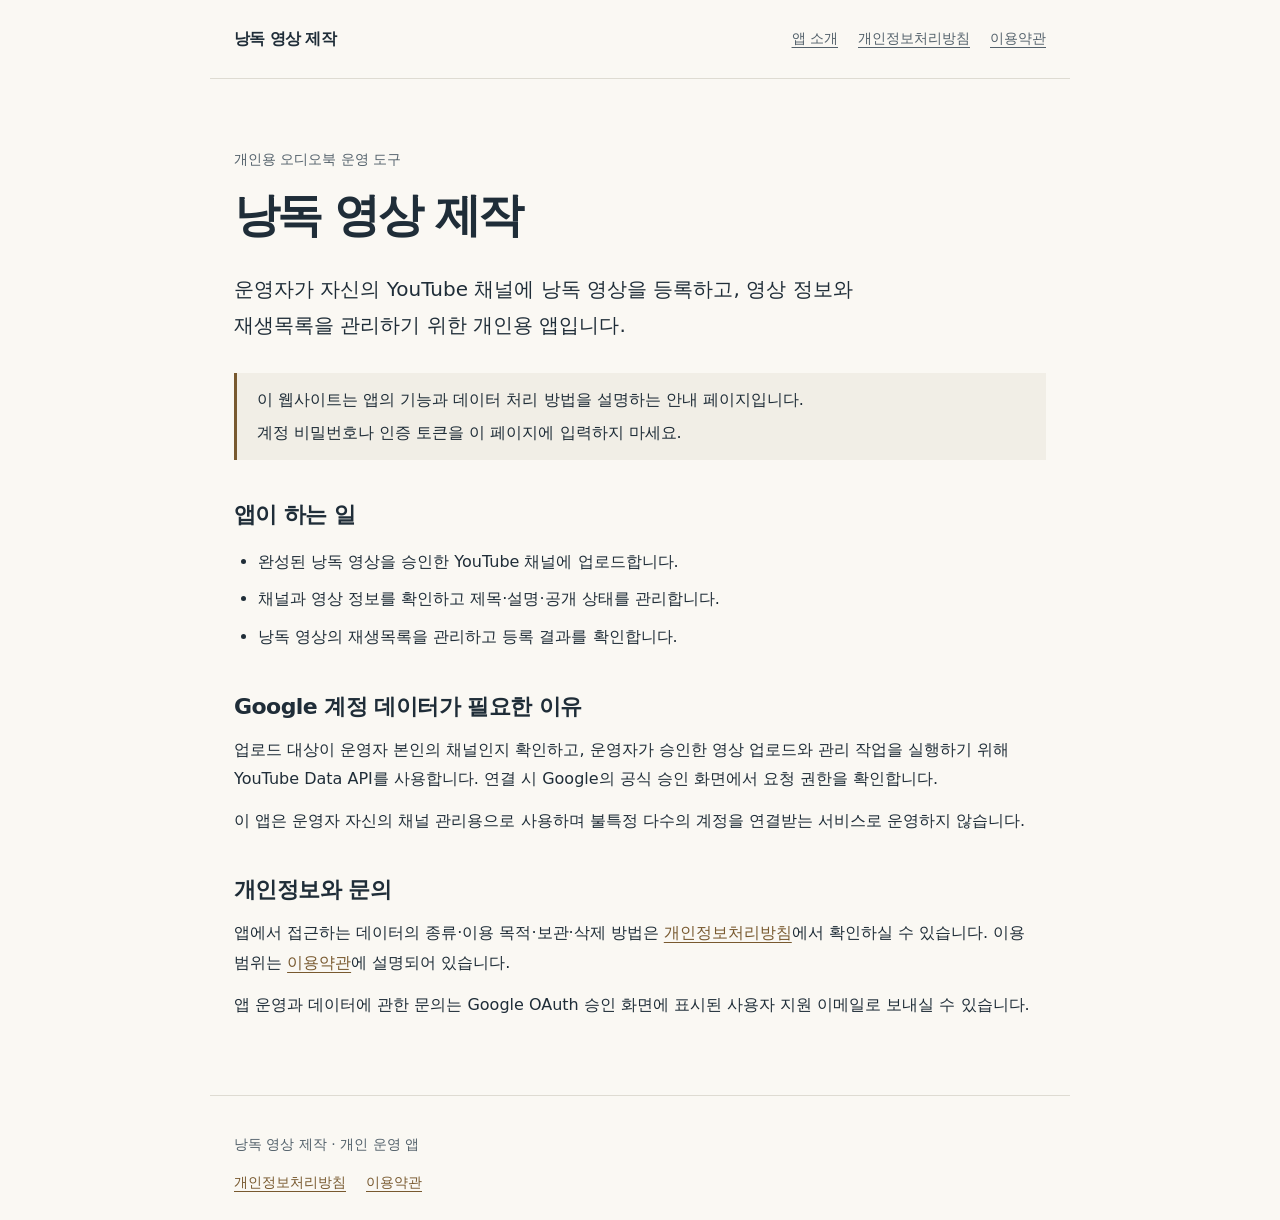
<file: index.html>
<!doctype html>
<html lang="ko">
<head>
<meta charset="utf-8">
<meta name="viewport" content="width=device-width,initial-scale=1">
<meta name="description" content="본인 YouTube 채널의 낭독 영상 업로드와 재생목록 관리를 위한 개인용 앱 안내.">
<title>앱 소개 | 낭독 영상 제작</title>
<link rel="stylesheet" href="style.css">
<meta name="google-site-verification" content="pe26RzQ4Vo51T9Mcd-Mt-TV8bJbAYxgqtARVMmQ4sxY" />
</head>
<body>
<header><a class="brand" href="index.html">낭독 영상 제작</a><nav class="nav" aria-label="주요 메뉴"><a href="index.html">앱 소개</a><a href="privacy.html">개인정보처리방침</a><a href="terms.html">이용약관</a></nav></header>
<main>
<p class="eyebrow">개인용 오디오북 운영 도구</p>
<h1>낭독 영상 제작</h1>
<p class="lead">운영자가 자신의 YouTube 채널에 낭독 영상을 등록하고, 영상 정보와 재생목록을 관리하기 위한 개인용 앱입니다.</p>
<div class="notice"><p>이 웹사이트는 앱의 기능과 데이터 처리 방법을 설명하는 안내 페이지입니다.</p><p>계정 비밀번호나 인증 토큰을 이 페이지에 입력하지 마세요.</p></div>
<section><h2>앱이 하는 일</h2><ul><li>완성된 낭독 영상을 승인한 YouTube 채널에 업로드합니다.</li><li>채널과 영상 정보를 확인하고 제목·설명·공개 상태를 관리합니다.</li><li>낭독 영상의 재생목록을 관리하고 등록 결과를 확인합니다.</li></ul></section>
<section><h2>Google 계정 데이터가 필요한 이유</h2><p>업로드 대상이 운영자 본인의 채널인지 확인하고, 운영자가 승인한 영상 업로드와 관리 작업을 실행하기 위해 YouTube Data API를 사용합니다. 연결 시 Google의 공식 승인 화면에서 요청 권한을 확인합니다.</p><p>이 앱은 운영자 자신의 채널 관리용으로 사용하며 불특정 다수의 계정을 연결받는 서비스로 운영하지 않습니다.</p></section>
<section><h2>개인정보와 문의</h2><p>앱에서 접근하는 데이터의 종류·이용 목적·보관·삭제 방법은 <a href="privacy.html">개인정보처리방침</a>에서 확인하실 수 있습니다. 이용 범위는 <a href="terms.html">이용약관</a>에 설명되어 있습니다.</p><p>앱 운영과 데이터에 관한 문의는 Google OAuth 승인 화면에 표시된 사용자 지원 이메일로 보내실 수 있습니다.</p></section>
</main>
<footer><p>낭독 영상 제작 · 개인 운영 앱</p><div class="footer-links"><a href="privacy.html">개인정보처리방침</a><a href="terms.html">이용약관</a></div></footer>
</body></html>
</file>
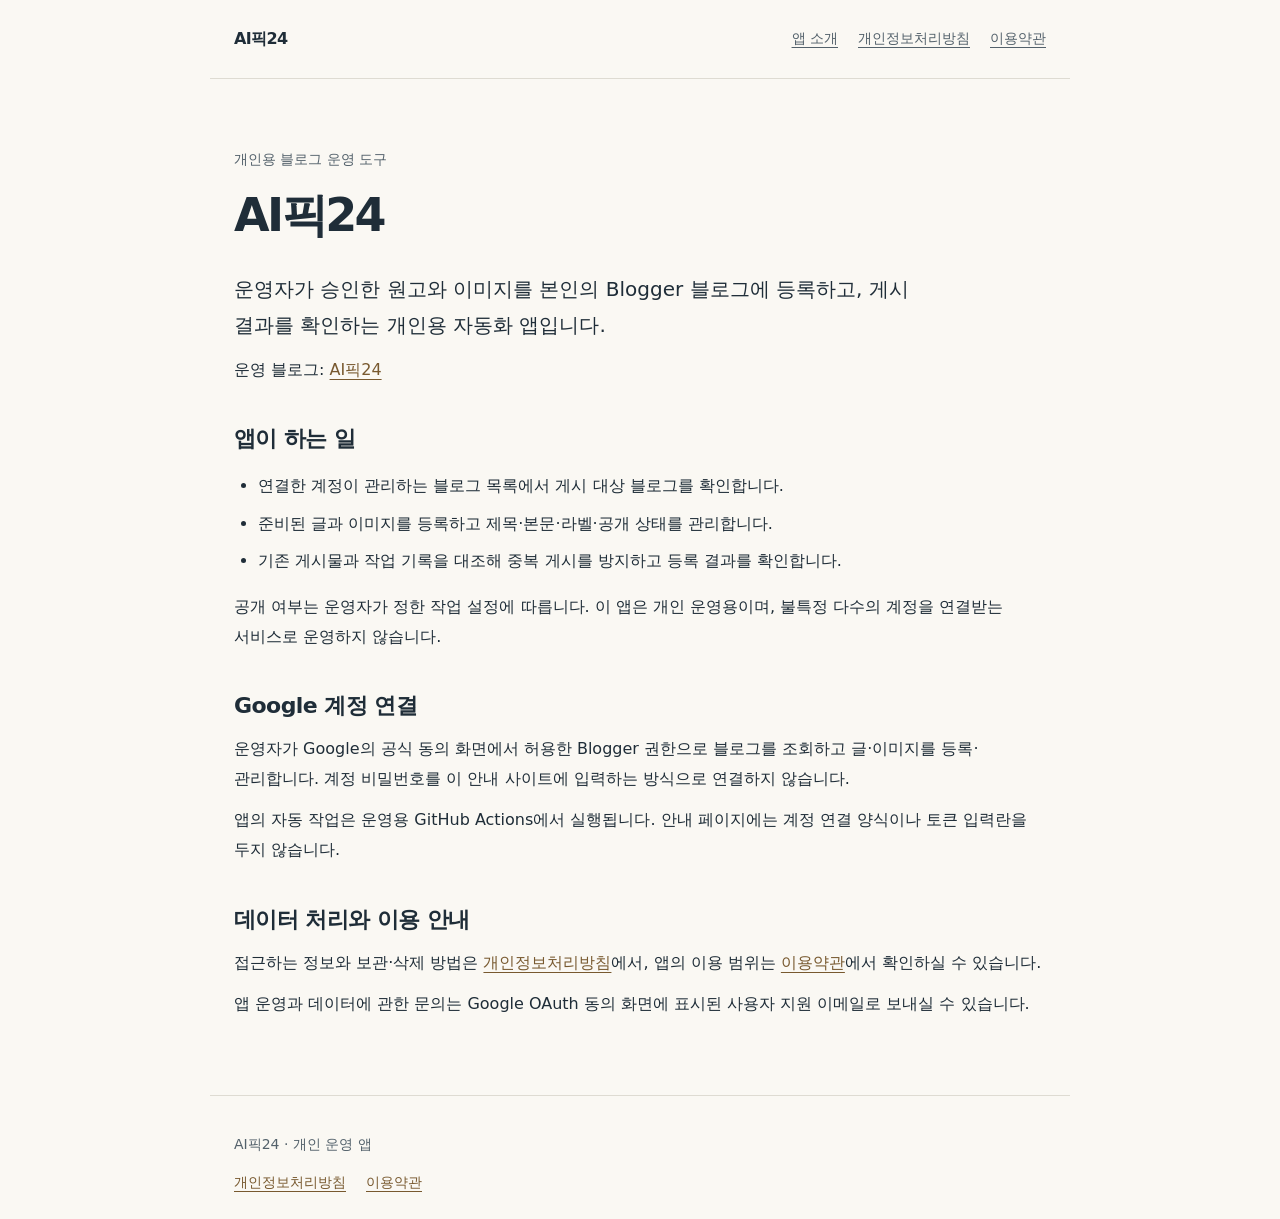
<file: aipick24/index.html>
<!doctype html>
<html lang="ko">
<head>
<meta charset="utf-8">
<meta name="viewport" content="width=device-width,initial-scale=1">
<meta name="description" content="AI픽24 Blogger 블로그의 글·이미지 등록과 게시 상태 관리를 위한 개인용 앱 안내.">
<title>앱 소개 | AI픽24</title>
<link rel="stylesheet" href="../style.css">
</head>
<body>
<header><a class="brand" href="./">AI픽24</a><nav class="nav" aria-label="주요 메뉴"><a href="./">앱 소개</a><a href="privacy.html">개인정보처리방침</a><a href="terms.html">이용약관</a></nav></header>
<main>
<p class="eyebrow">개인용 블로그 운영 도구</p>
<h1>AI픽24</h1>
<p class="lead">운영자가 승인한 원고와 이미지를 본인의 Blogger 블로그에 등록하고, 게시 결과를 확인하는 개인용 자동화 앱입니다.</p>
<p>운영 블로그: <a href="https://aipick24.blogspot.com/">AI픽24</a></p>
<section><h2>앱이 하는 일</h2><ul><li>연결한 계정이 관리하는 블로그 목록에서 게시 대상 블로그를 확인합니다.</li><li>준비된 글과 이미지를 등록하고 제목·본문·라벨·공개 상태를 관리합니다.</li><li>기존 게시물과 작업 기록을 대조해 중복 게시를 방지하고 등록 결과를 확인합니다.</li></ul><p>공개 여부는 운영자가 정한 작업 설정에 따릅니다. 이 앱은 개인 운영용이며, 불특정 다수의 계정을 연결받는 서비스로 운영하지 않습니다.</p></section>
<section><h2>Google 계정 연결</h2><p>운영자가 Google의 공식 동의 화면에서 허용한 Blogger 권한으로 블로그를 조회하고 글·이미지를 등록·관리합니다. 계정 비밀번호를 이 안내 사이트에 입력하는 방식으로 연결하지 않습니다.</p><p>앱의 자동 작업은 운영용 GitHub Actions에서 실행됩니다. 안내 페이지에는 계정 연결 양식이나 토큰 입력란을 두지 않습니다.</p></section>
<section><h2>데이터 처리와 이용 안내</h2><p>접근하는 정보와 보관·삭제 방법은 <a href="privacy.html">개인정보처리방침</a>에서, 앱의 이용 범위는 <a href="terms.html">이용약관</a>에서 확인하실 수 있습니다.</p><p>앱 운영과 데이터에 관한 문의는 Google OAuth 동의 화면에 표시된 사용자 지원 이메일로 보내실 수 있습니다.</p></section>
</main>
<footer><p>AI픽24 · 개인 운영 앱</p><div class="footer-links"><a href="privacy.html">개인정보처리방침</a><a href="terms.html">이용약관</a></div></footer>
</body>
</html>
</file>
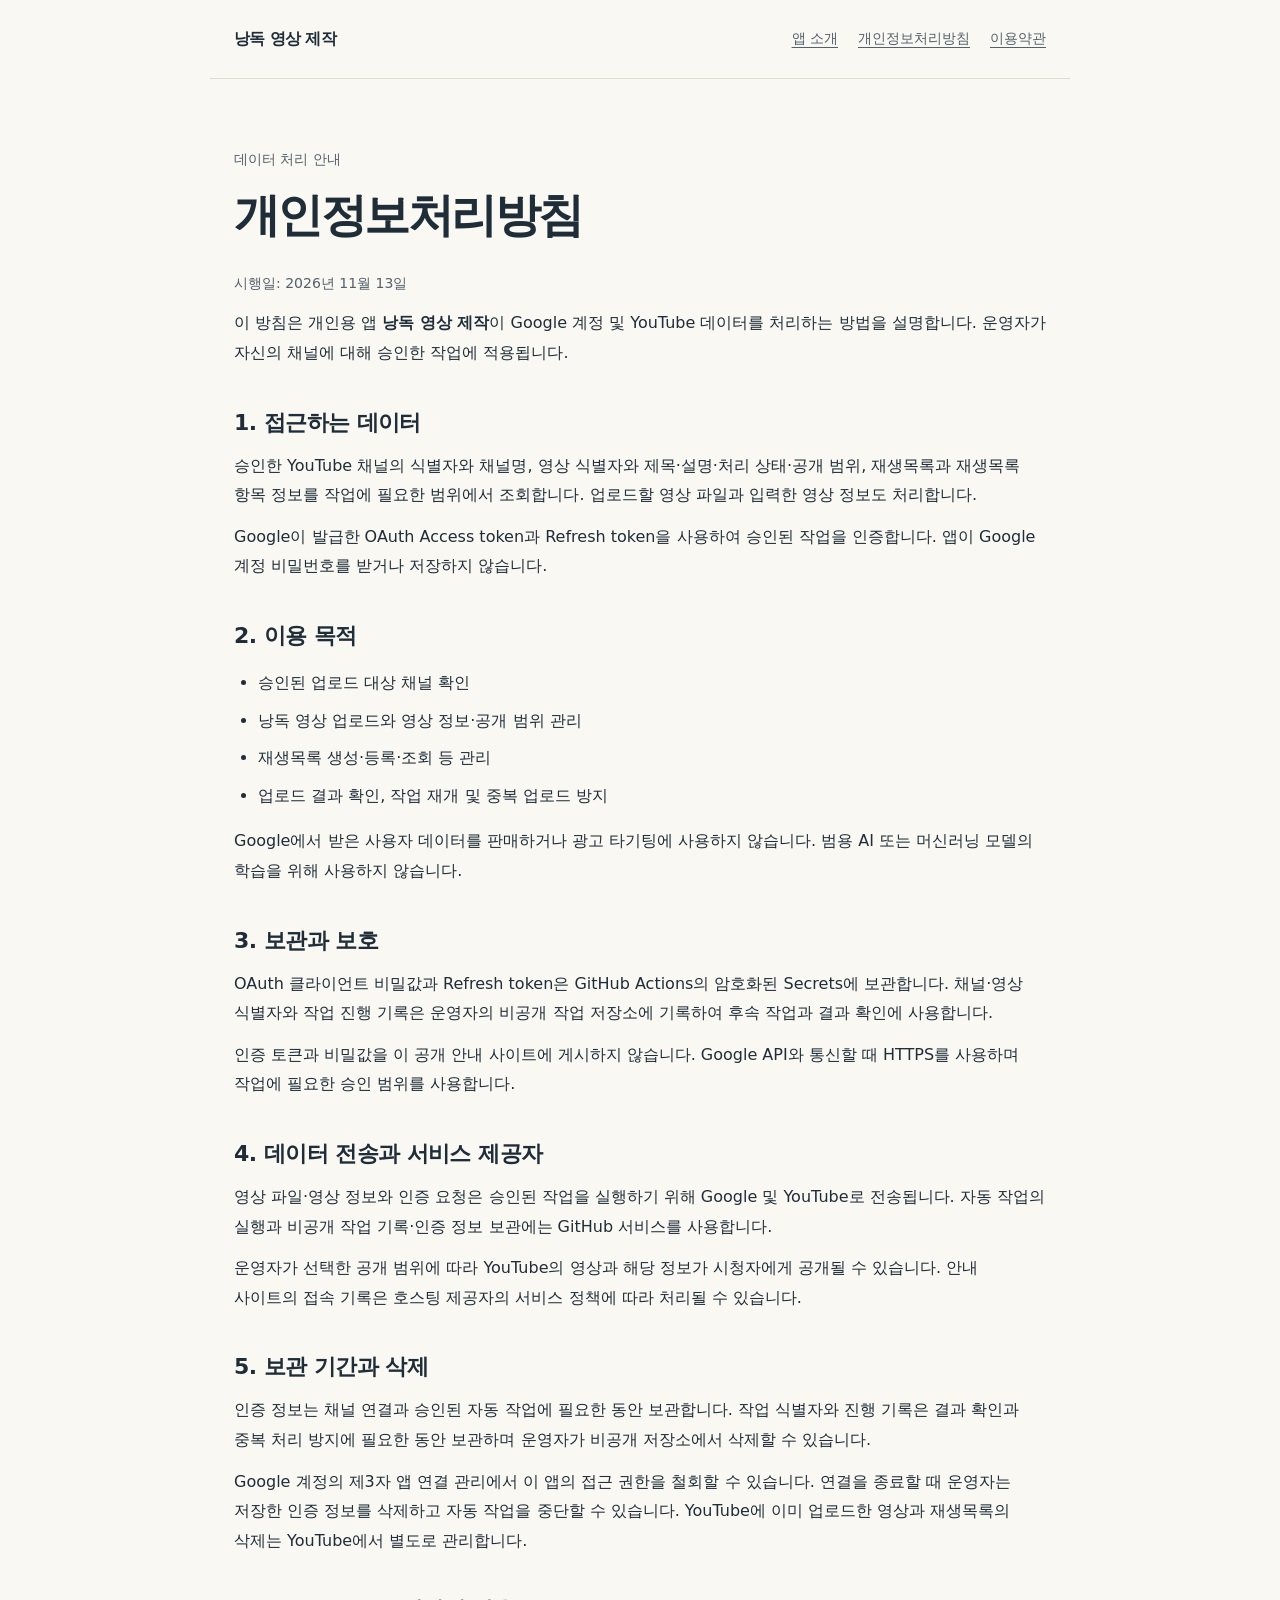
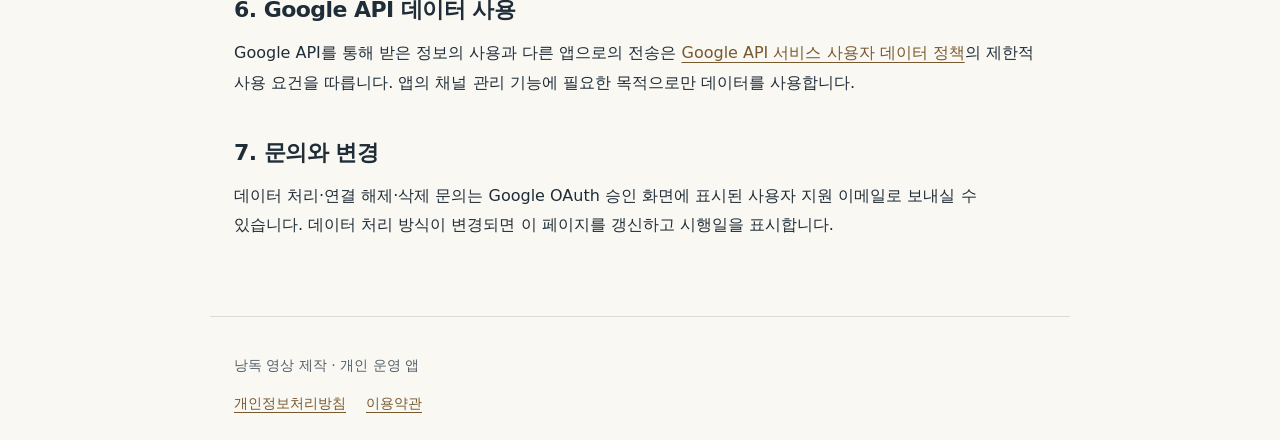
<file: privacy.html>
<!doctype html>
<html lang="ko">
<head>
<meta charset="utf-8">
<meta name="viewport" content="width=device-width,initial-scale=1">
<meta name="description" content="낭독 영상 제작 앱의 Google 및 YouTube 데이터 접근, 사용, 보관과 삭제에 관한 안내.">
<title>개인정보처리방침 | 낭독 영상 제작</title>
<link rel="stylesheet" href="style.css">
</head>
<body>
<header><a class="brand" href="index.html">낭독 영상 제작</a><nav class="nav" aria-label="주요 메뉴"><a href="index.html">앱 소개</a><a href="privacy.html">개인정보처리방침</a><a href="terms.html">이용약관</a></nav></header>
<main>
<p class="eyebrow">데이터 처리 안내</p><h1>개인정보처리방침</h1><p class="updated">시행일: 2026년 11월 13일</p>
<p>이 방침은 개인용 앱 <strong>낭독 영상 제작</strong>이 Google 계정 및 YouTube 데이터를 처리하는 방법을 설명합니다. 운영자가 자신의 채널에 대해 승인한 작업에 적용됩니다.</p>
<section><h2>1. 접근하는 데이터</h2><p>승인한 YouTube 채널의 식별자와 채널명, 영상 식별자와 제목·설명·처리 상태·공개 범위, 재생목록과 재생목록 항목 정보를 작업에 필요한 범위에서 조회합니다. 업로드할 영상 파일과 입력한 영상 정보도 처리합니다.</p><p>Google이 발급한 OAuth Access token과 Refresh token을 사용하여 승인된 작업을 인증합니다. 앱이 Google 계정 비밀번호를 받거나 저장하지 않습니다.</p></section>
<section><h2>2. 이용 목적</h2><ul><li>승인된 업로드 대상 채널 확인</li><li>낭독 영상 업로드와 영상 정보·공개 범위 관리</li><li>재생목록 생성·등록·조회 등 관리</li><li>업로드 결과 확인, 작업 재개 및 중복 업로드 방지</li></ul><p>Google에서 받은 사용자 데이터를 판매하거나 광고 타기팅에 사용하지 않습니다. 범용 AI 또는 머신러닝 모델의 학습을 위해 사용하지 않습니다.</p></section>
<section><h2>3. 보관과 보호</h2><p>OAuth 클라이언트 비밀값과 Refresh token은 GitHub Actions의 암호화된 Secrets에 보관합니다. 채널·영상 식별자와 작업 진행 기록은 운영자의 비공개 작업 저장소에 기록하여 후속 작업과 결과 확인에 사용합니다.</p><p>인증 토큰과 비밀값을 이 공개 안내 사이트에 게시하지 않습니다. Google API와 통신할 때 HTTPS를 사용하며 작업에 필요한 승인 범위를 사용합니다.</p></section>
<section><h2>4. 데이터 전송과 서비스 제공자</h2><p>영상 파일·영상 정보와 인증 요청은 승인된 작업을 실행하기 위해 Google 및 YouTube로 전송됩니다. 자동 작업의 실행과 비공개 작업 기록·인증 정보 보관에는 GitHub 서비스를 사용합니다.</p><p>운영자가 선택한 공개 범위에 따라 YouTube의 영상과 해당 정보가 시청자에게 공개될 수 있습니다. 안내 사이트의 접속 기록은 호스팅 제공자의 서비스 정책에 따라 처리될 수 있습니다.</p></section>
<section><h2>5. 보관 기간과 삭제</h2><p>인증 정보는 채널 연결과 승인된 자동 작업에 필요한 동안 보관합니다. 작업 식별자와 진행 기록은 결과 확인과 중복 처리 방지에 필요한 동안 보관하며 운영자가 비공개 저장소에서 삭제할 수 있습니다.</p><p>Google 계정의 제3자 앱 연결 관리에서 이 앱의 접근 권한을 철회할 수 있습니다. 연결을 종료할 때 운영자는 저장한 인증 정보를 삭제하고 자동 작업을 중단할 수 있습니다. YouTube에 이미 업로드한 영상과 재생목록의 삭제는 YouTube에서 별도로 관리합니다.</p></section>
<section><h2>6. Google API 데이터 사용</h2><p>Google API를 통해 받은 정보의 사용과 다른 앱으로의 전송은 <a href="https://developers.google.com/terms/api-services-user-data-policy" rel="noopener">Google API 서비스 사용자 데이터 정책</a>의 제한적 사용 요건을 따릅니다. 앱의 채널 관리 기능에 필요한 목적으로만 데이터를 사용합니다.</p></section>
<section><h2>7. 문의와 변경</h2><p>데이터 처리·연결 해제·삭제 문의는 Google OAuth 승인 화면에 표시된 사용자 지원 이메일로 보내실 수 있습니다. 데이터 처리 방식이 변경되면 이 페이지를 갱신하고 시행일을 표시합니다.</p></section>
</main>
<footer><p>낭독 영상 제작 · 개인 운영 앱</p><div class="footer-links"><a href="privacy.html">개인정보처리방침</a><a href="terms.html">이용약관</a></div></footer>
</body></html>
</file>
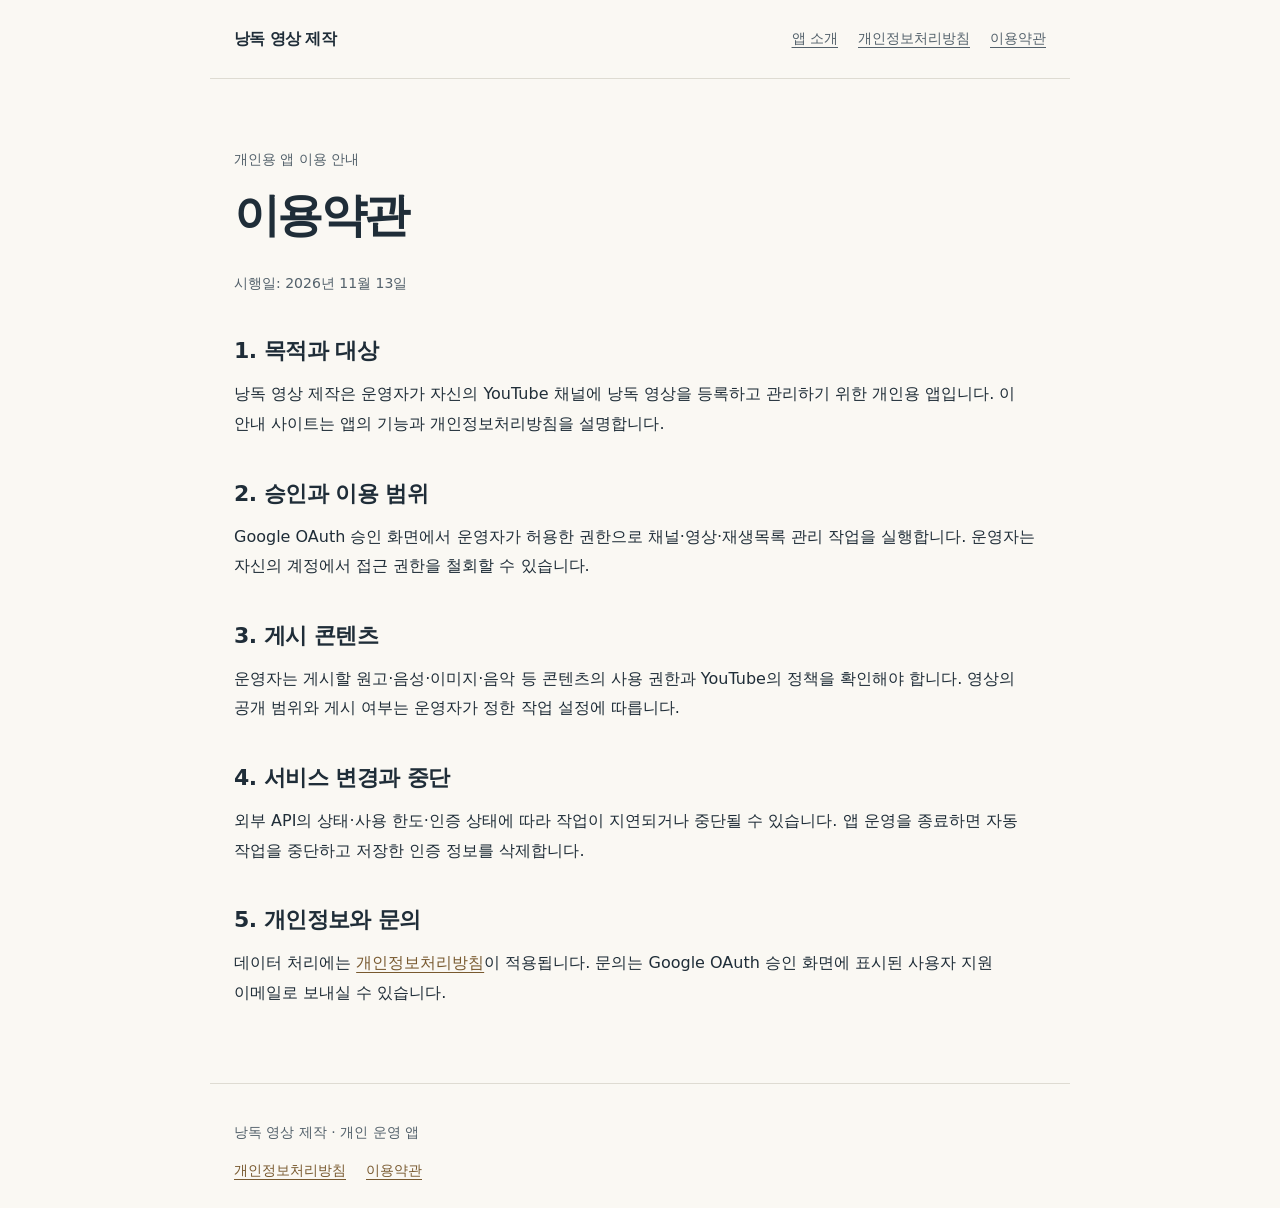
<file: terms.html>
<!doctype html>
<html lang="ko">
<head>
<meta charset="utf-8">
<meta name="viewport" content="width=device-width,initial-scale=1">
<meta name="description" content="개인용 낭독 영상 제작 앱의 이용 목적과 승인 범위에 관한 안내.">
<title>이용약관 | 낭독 영상 제작</title>
<link rel="stylesheet" href="style.css">
</head>
<body>
<header><a class="brand" href="index.html">낭독 영상 제작</a><nav class="nav" aria-label="주요 메뉴"><a href="index.html">앱 소개</a><a href="privacy.html">개인정보처리방침</a><a href="terms.html">이용약관</a></nav></header>
<main>
<p class="eyebrow">개인용 앱 이용 안내</p><h1>이용약관</h1><p class="updated">시행일: 2026년 11월 13일</p>
<section><h2>1. 목적과 대상</h2><p>낭독 영상 제작은 운영자가 자신의 YouTube 채널에 낭독 영상을 등록하고 관리하기 위한 개인용 앱입니다. 이 안내 사이트는 앱의 기능과 개인정보처리방침을 설명합니다.</p></section>
<section><h2>2. 승인과 이용 범위</h2><p>Google OAuth 승인 화면에서 운영자가 허용한 권한으로 채널·영상·재생목록 관리 작업을 실행합니다. 운영자는 자신의 계정에서 접근 권한을 철회할 수 있습니다.</p></section>
<section><h2>3. 게시 콘텐츠</h2><p>운영자는 게시할 원고·음성·이미지·음악 등 콘텐츠의 사용 권한과 YouTube의 정책을 확인해야 합니다. 영상의 공개 범위와 게시 여부는 운영자가 정한 작업 설정에 따릅니다.</p></section>
<section><h2>4. 서비스 변경과 중단</h2><p>외부 API의 상태·사용 한도·인증 상태에 따라 작업이 지연되거나 중단될 수 있습니다. 앱 운영을 종료하면 자동 작업을 중단하고 저장한 인증 정보를 삭제합니다.</p></section>
<section><h2>5. 개인정보와 문의</h2><p>데이터 처리에는 <a href="privacy.html">개인정보처리방침</a>이 적용됩니다. 문의는 Google OAuth 승인 화면에 표시된 사용자 지원 이메일로 보내실 수 있습니다.</p></section>
</main>
<footer><p>낭독 영상 제작 · 개인 운영 앱</p><div class="footer-links"><a href="privacy.html">개인정보처리방침</a><a href="terms.html">이용약관</a></div></footer>
</body></html>
</file>
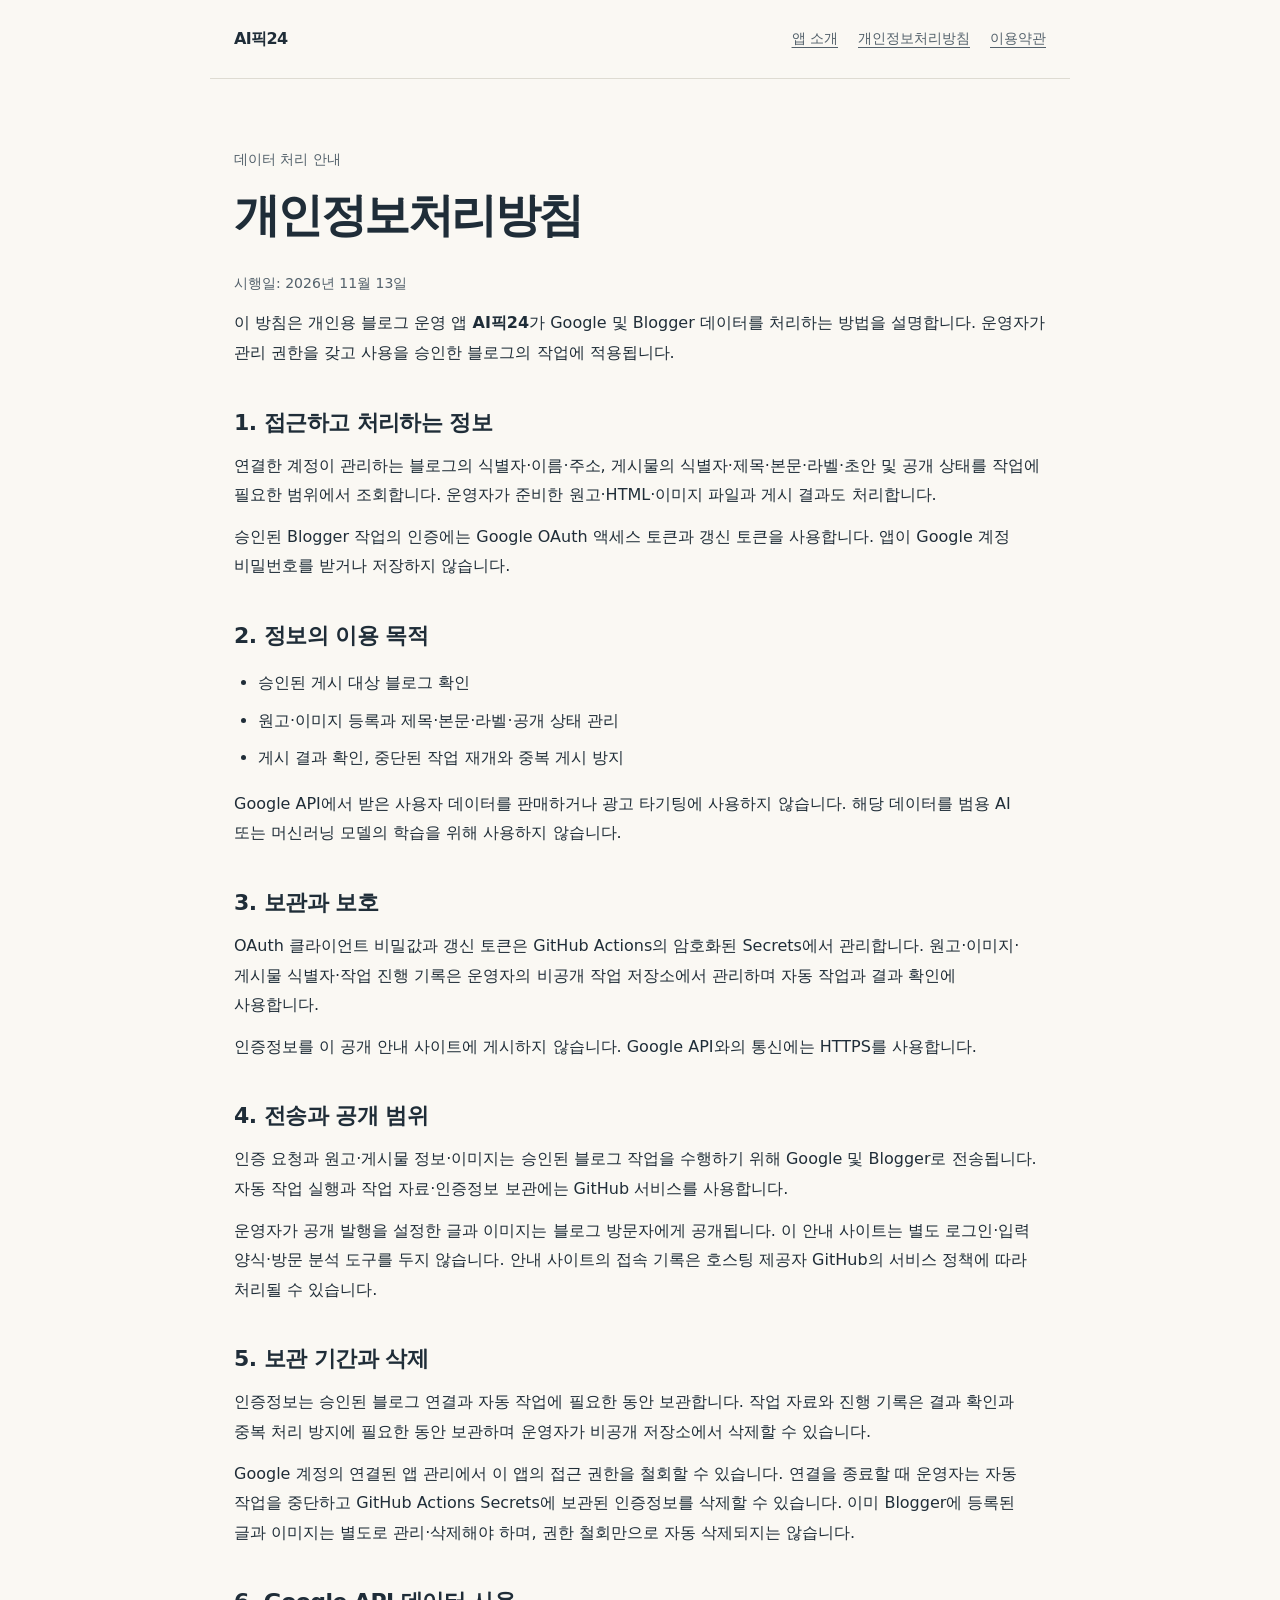
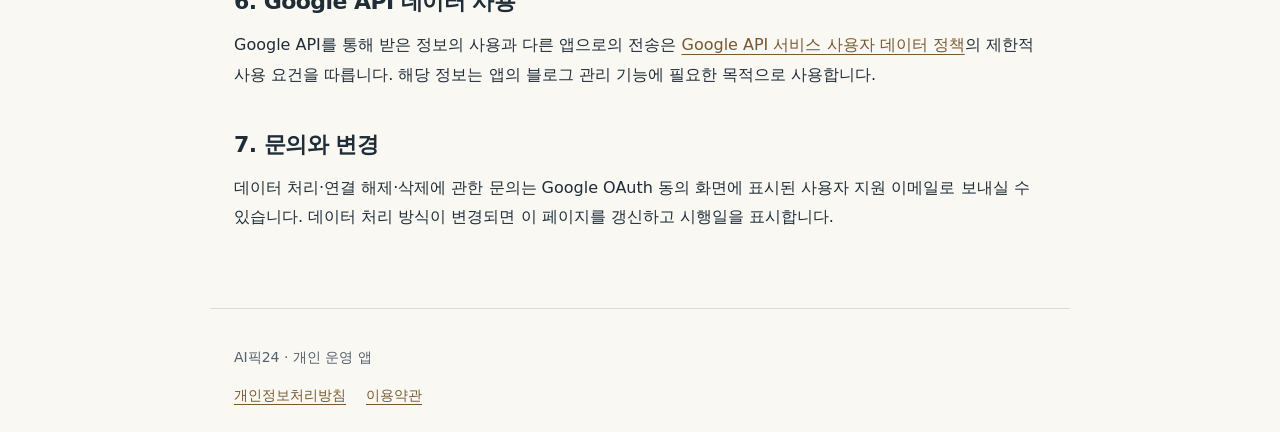
<file: aipick24/privacy.html>
<!doctype html>
<html lang="ko">
<head>
<meta charset="utf-8">
<meta name="viewport" content="width=device-width,initial-scale=1">
<meta name="description" content="AI픽24 앱의 Blogger 데이터 접근·이용 목적과 인증정보 보관·삭제에 관한 안내.">
<title>개인정보처리방침 | AI픽24</title>
<link rel="stylesheet" href="../style.css">
</head>
<body>
<header><a class="brand" href="./">AI픽24</a><nav class="nav" aria-label="주요 메뉴"><a href="./">앱 소개</a><a href="privacy.html">개인정보처리방침</a><a href="terms.html">이용약관</a></nav></header>
<main>
<p class="eyebrow">데이터 처리 안내</p>
<h1>개인정보처리방침</h1>
<p class="updated">시행일: 2026년 11월 13일</p>
<p>이 방침은 개인용 블로그 운영 앱 <strong>AI픽24</strong>가 Google 및 Blogger 데이터를 처리하는 방법을 설명합니다. 운영자가 관리 권한을 갖고 사용을 승인한 블로그의 작업에 적용됩니다.</p>
<section><h2>1. 접근하고 처리하는 정보</h2><p>연결한 계정이 관리하는 블로그의 식별자·이름·주소, 게시물의 식별자·제목·본문·라벨·초안 및 공개 상태를 작업에 필요한 범위에서 조회합니다. 운영자가 준비한 원고·HTML·이미지 파일과 게시 결과도 처리합니다.</p><p>승인된 Blogger 작업의 인증에는 Google OAuth 액세스 토큰과 갱신 토큰을 사용합니다. 앱이 Google 계정 비밀번호를 받거나 저장하지 않습니다.</p></section>
<section><h2>2. 정보의 이용 목적</h2><ul><li>승인된 게시 대상 블로그 확인</li><li>원고·이미지 등록과 제목·본문·라벨·공개 상태 관리</li><li>게시 결과 확인, 중단된 작업 재개와 중복 게시 방지</li></ul><p>Google API에서 받은 사용자 데이터를 판매하거나 광고 타기팅에 사용하지 않습니다. 해당 데이터를 범용 AI 또는 머신러닝 모델의 학습을 위해 사용하지 않습니다.</p></section>
<section><h2>3. 보관과 보호</h2><p>OAuth 클라이언트 비밀값과 갱신 토큰은 GitHub Actions의 암호화된 Secrets에서 관리합니다. 원고·이미지·게시물 식별자·작업 진행 기록은 운영자의 비공개 작업 저장소에서 관리하며 자동 작업과 결과 확인에 사용합니다.</p><p>인증정보를 이 공개 안내 사이트에 게시하지 않습니다. Google API와의 통신에는 HTTPS를 사용합니다.</p></section>
<section><h2>4. 전송과 공개 범위</h2><p>인증 요청과 원고·게시물 정보·이미지는 승인된 블로그 작업을 수행하기 위해 Google 및 Blogger로 전송됩니다. 자동 작업 실행과 작업 자료·인증정보 보관에는 GitHub 서비스를 사용합니다.</p><p>운영자가 공개 발행을 설정한 글과 이미지는 블로그 방문자에게 공개됩니다. 이 안내 사이트는 별도 로그인·입력 양식·방문 분석 도구를 두지 않습니다. 안내 사이트의 접속 기록은 호스팅 제공자 GitHub의 서비스 정책에 따라 처리될 수 있습니다.</p></section>
<section><h2>5. 보관 기간과 삭제</h2><p>인증정보는 승인된 블로그 연결과 자동 작업에 필요한 동안 보관합니다. 작업 자료와 진행 기록은 결과 확인과 중복 처리 방지에 필요한 동안 보관하며 운영자가 비공개 저장소에서 삭제할 수 있습니다.</p><p>Google 계정의 연결된 앱 관리에서 이 앱의 접근 권한을 철회할 수 있습니다. 연결을 종료할 때 운영자는 자동 작업을 중단하고 GitHub Actions Secrets에 보관된 인증정보를 삭제할 수 있습니다. 이미 Blogger에 등록된 글과 이미지는 별도로 관리·삭제해야 하며, 권한 철회만으로 자동 삭제되지는 않습니다.</p></section>
<section><h2>6. Google API 데이터 사용</h2><p>Google API를 통해 받은 정보의 사용과 다른 앱으로의 전송은 <a href="https://developers.google.com/terms/api-services-user-data-policy" rel="noopener">Google API 서비스 사용자 데이터 정책</a>의 제한적 사용 요건을 따릅니다. 해당 정보는 앱의 블로그 관리 기능에 필요한 목적으로 사용합니다.</p></section>
<section><h2>7. 문의와 변경</h2><p>데이터 처리·연결 해제·삭제에 관한 문의는 Google OAuth 동의 화면에 표시된 사용자 지원 이메일로 보내실 수 있습니다. 데이터 처리 방식이 변경되면 이 페이지를 갱신하고 시행일을 표시합니다.</p></section>
</main>
<footer><p>AI픽24 · 개인 운영 앱</p><div class="footer-links"><a href="privacy.html">개인정보처리방침</a><a href="terms.html">이용약관</a></div></footer>
</body>
</html>
</file>
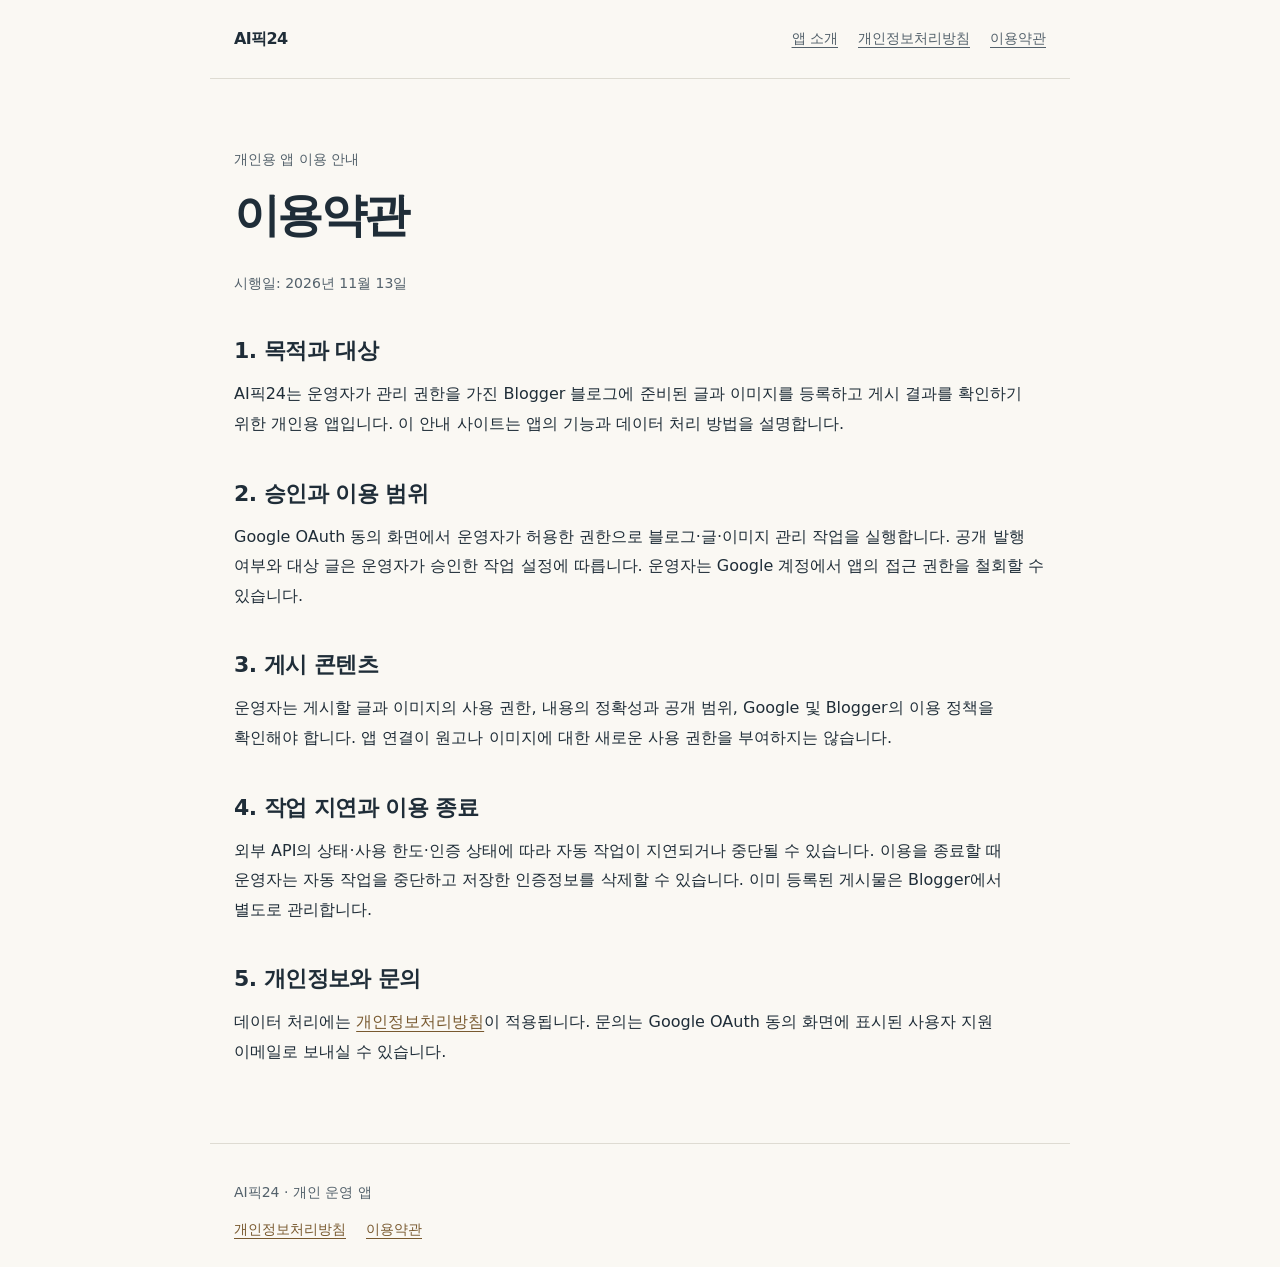
<file: aipick24/terms.html>
<!doctype html>
<html lang="ko">
<head>
<meta charset="utf-8">
<meta name="viewport" content="width=device-width,initial-scale=1">
<meta name="description" content="개인용 AI픽24 블로그 운영 앱의 이용 목적과 승인 범위에 관한 안내.">
<title>이용약관 | AI픽24</title>
<link rel="stylesheet" href="../style.css">
</head>
<body>
<header><a class="brand" href="./">AI픽24</a><nav class="nav" aria-label="주요 메뉴"><a href="./">앱 소개</a><a href="privacy.html">개인정보처리방침</a><a href="terms.html">이용약관</a></nav></header>
<main>
<p class="eyebrow">개인용 앱 이용 안내</p>
<h1>이용약관</h1>
<p class="updated">시행일: 2026년 11월 13일</p>
<section><h2>1. 목적과 대상</h2><p>AI픽24는 운영자가 관리 권한을 가진 Blogger 블로그에 준비된 글과 이미지를 등록하고 게시 결과를 확인하기 위한 개인용 앱입니다. 이 안내 사이트는 앱의 기능과 데이터 처리 방법을 설명합니다.</p></section>
<section><h2>2. 승인과 이용 범위</h2><p>Google OAuth 동의 화면에서 운영자가 허용한 권한으로 블로그·글·이미지 관리 작업을 실행합니다. 공개 발행 여부와 대상 글은 운영자가 승인한 작업 설정에 따릅니다. 운영자는 Google 계정에서 앱의 접근 권한을 철회할 수 있습니다.</p></section>
<section><h2>3. 게시 콘텐츠</h2><p>운영자는 게시할 글과 이미지의 사용 권한, 내용의 정확성과 공개 범위, Google 및 Blogger의 이용 정책을 확인해야 합니다. 앱 연결이 원고나 이미지에 대한 새로운 사용 권한을 부여하지는 않습니다.</p></section>
<section><h2>4. 작업 지연과 이용 종료</h2><p>외부 API의 상태·사용 한도·인증 상태에 따라 자동 작업이 지연되거나 중단될 수 있습니다. 이용을 종료할 때 운영자는 자동 작업을 중단하고 저장한 인증정보를 삭제할 수 있습니다. 이미 등록된 게시물은 Blogger에서 별도로 관리합니다.</p></section>
<section><h2>5. 개인정보와 문의</h2><p>데이터 처리에는 <a href="privacy.html">개인정보처리방침</a>이 적용됩니다. 문의는 Google OAuth 동의 화면에 표시된 사용자 지원 이메일로 보내실 수 있습니다.</p></section>
</main>
<footer><p>AI픽24 · 개인 운영 앱</p><div class="footer-links"><a href="privacy.html">개인정보처리방침</a><a href="terms.html">이용약관</a></div></footer>
</body>
</html>
</file>
<file: style.css>
:root{color-scheme:light;--ink:#1f2d38;--muted:#53616b;--paper:#faf8f3;--line:#dedbd2;--accent:#78592f}*{box-sizing:border-box}body{margin:0;background:var(--paper);color:var(--ink);font-family:system-ui,-apple-system,"Noto Sans KR",sans-serif;line-height:1.85;word-break:keep-all}a{color:var(--accent);text-underline-offset:4px}a:focus-visible{outline:3px solid var(--accent);outline-offset:5px}header,main,footer{max-width:860px;margin:auto;padding:24px}header{display:flex;align-items:center;justify-content:space-between;gap:20px;border-bottom:1px solid var(--line)}.brand{color:var(--ink);font-weight:750;text-decoration:none;letter-spacing:-.04em}.nav{display:flex;flex-wrap:wrap;gap:20px;font-size:14px}.nav a{color:var(--muted)}main{padding-top:56px;padding-bottom:64px}h1{font-size:clamp(30px,6vw,46px);line-height:1.35;letter-spacing:-.055em;margin:8px 0 24px}h2{font-size:22px;line-height:1.5;letter-spacing:-.025em;margin:38px 0 12px}p{margin:12px 0}.eyebrow,.updated{color:var(--muted);font-size:14px}.lead{font-size:20px;line-height:1.8;max-width:720px}.notice{border-left:3px solid var(--accent);padding:8px 20px;margin:30px 0;background:#f1eee6}.notice p{margin:4px 0}ul,ol{padding-left:24px}li{margin:8px 0}footer{border-top:1px solid var(--line);color:var(--muted);font-size:14px}.footer-links{display:flex;flex-wrap:wrap;gap:20px}section{scroll-margin-top:24px}@media(max-width:600px){header{display:block}.nav{margin-top:12px;gap:14px}header,main,footer{padding-left:20px;padding-right:20px}main{padding-top:36px}.lead{font-size:18px}h2{font-size:20px}}
</file>
